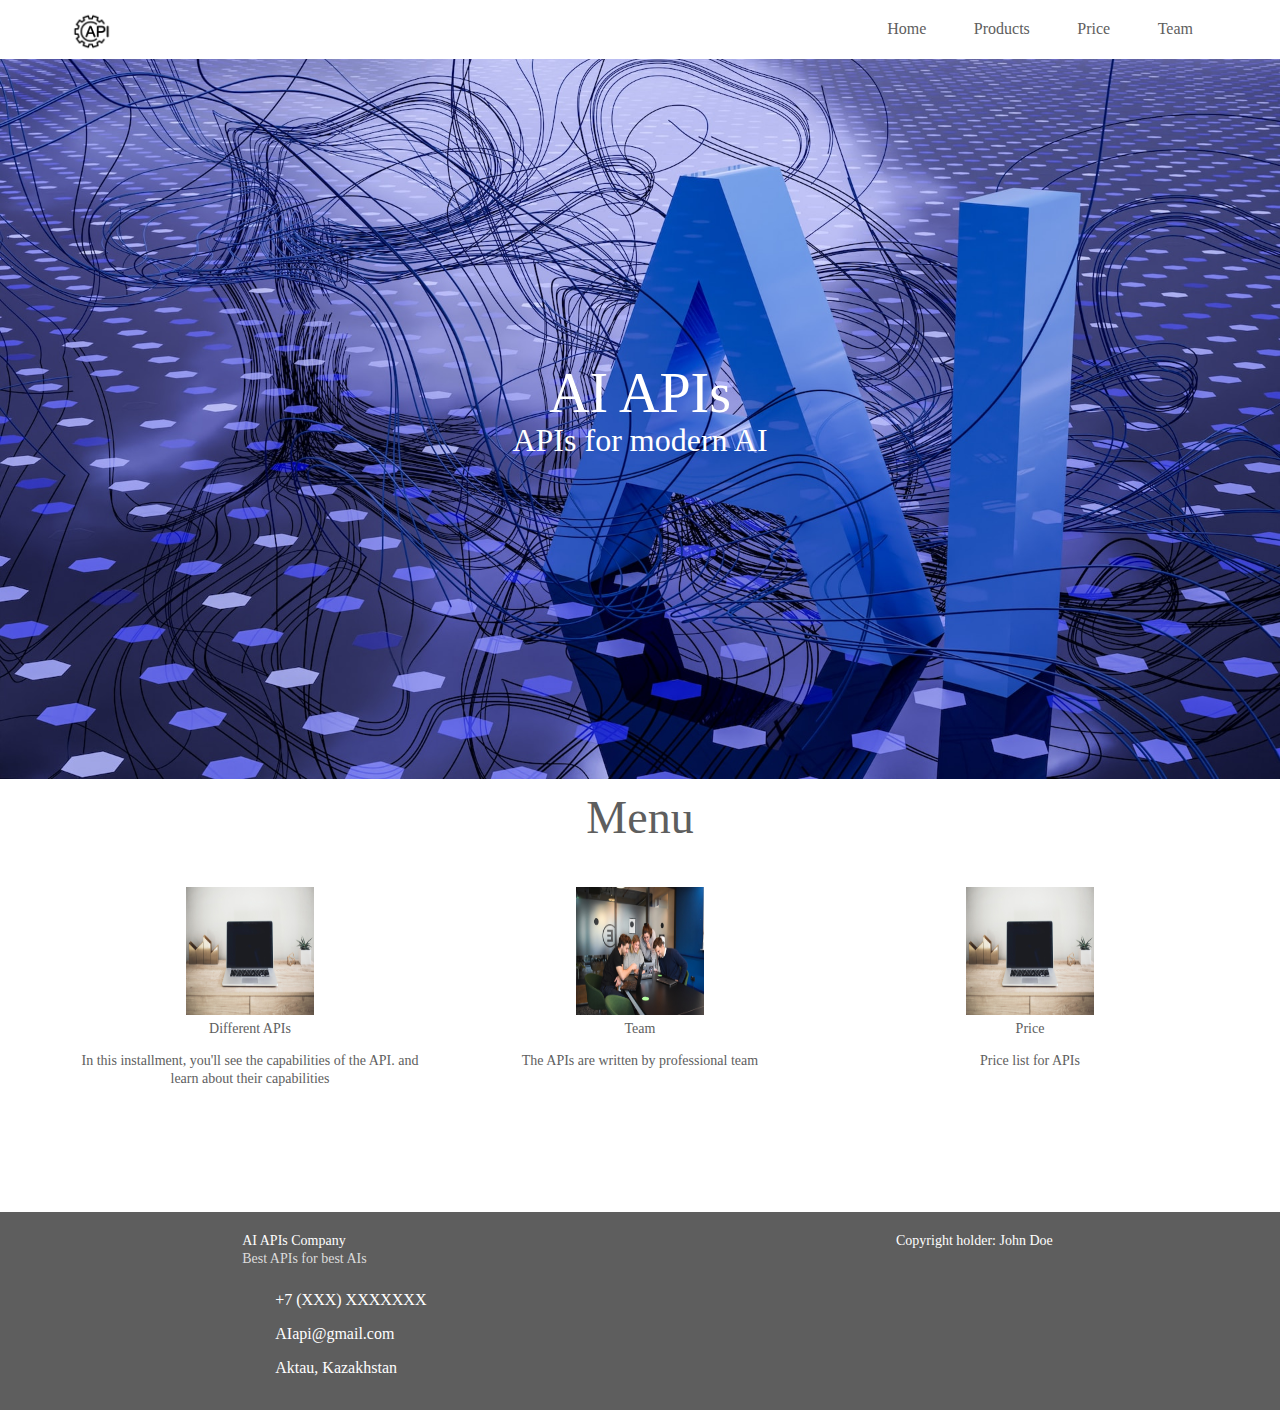
<file: index.html>
<!DOCTYPE html>
<html lang="en">
<head>
    <meta charset="UTF-8">
    <meta name="viewport" content="width=device-width, initial-scale=1.0">
    <title>Home</title>
    <link rel="stylesheet" href="css/homePage.css">
    <link rel="stylesheet" href="css/normalize.css">
    <link rel="stylesheet" href="css/media.css">
</head>
<body>
    <header class="header">
        <div class="header__content">
            <div class="container">
                <div class="header__container-inner">
                    <div class="header__logo">
                        <a href="index.html">
                            <img src="img/api_logo.png" alt="" class="header__logo-element">
                        </a>
                    </div>
                    <nav class="menu">
                        <button id="header__btn-menu">
                            <img src="img/menu.svg" alt="">
                        </button>
                        <ul class="dropdown-content" id="myDropdown">
                            <li><a href="index.html">Home</a></li>
                            <li><a href="product.html">Products</a></li>
                            <li><a href="price.html">Price</a></li>
                            <li><a href="team.html">Team</a></li>
                        </ul>
                    </nav>
                </div>
            </div>
        </div>
    </header>
    <div class="header1">
        <div class="header1__text">
            <div class="header1__title">
                AI APIs
            </div>
            <div class="header1__description">
                APIs for modern AI
            </div>
        </div>
    </div>
    <div class="service">
        <div class="service__title">
            Menu
        </div>
        <div class="container">
            <div class="service__itemContainer">
                <!-- 1 -->
                <div class="service__item">
                    <img src="img/macbook.jpg" alt="">
                    <div class="service__item-title">
                        Different APIs
                    </div>
                    <div class="service__item-text">
                        <p>In this installment, you'll see the capabilities of the API.
                            and learn about their capabilities</p>
                    </div>
                </div>
                <!-- 2 -->
                <div class="service__item">
                    <img src="img/team.jpg" alt="">
                    <div class="service__item-title">
                        Team
                    </div>
                    <div class="service__item-text">
                        <p>The APIs are written by professional team</p>
                    </div>
                </div>
                <!-- 3 -->
                <div class="service__item">
                    <img src="img/macbook.jpg" alt="">
                    <div class="service__item-title">
                        Price
                    </div>
                    <div class="service__item-text">
                        <p>Price list for APIs</p>
                    </div>
                </div>
            </div>
        </div>
    </div>
 
    <footer>
        <div class="footer__content">
            <div class="container">
                <div class="footer__info">
                    <div class="footer__title">
                        AI APIs Company
                    </div>
                    <div class="footer__text">
                        Best APIs for best AIs
                    </div>

                        <ul class="footer__info-list">
                            <li><a href="#">+7 (XXX) XXXXXXX</a></li>
                            <li><a href="#">AIapi@gmail.com</a></li>
                            <li><a href="#">Aktau, Kazakhstan</a></li>
                        </ul>

                </div>
                
            </div>
            
        </div>
        <div class="footer__copyright">
                Copyright holder: John Doe
            </div>
    </footer>
    <script src="script.js"></script>
</body>
</html>
</file>
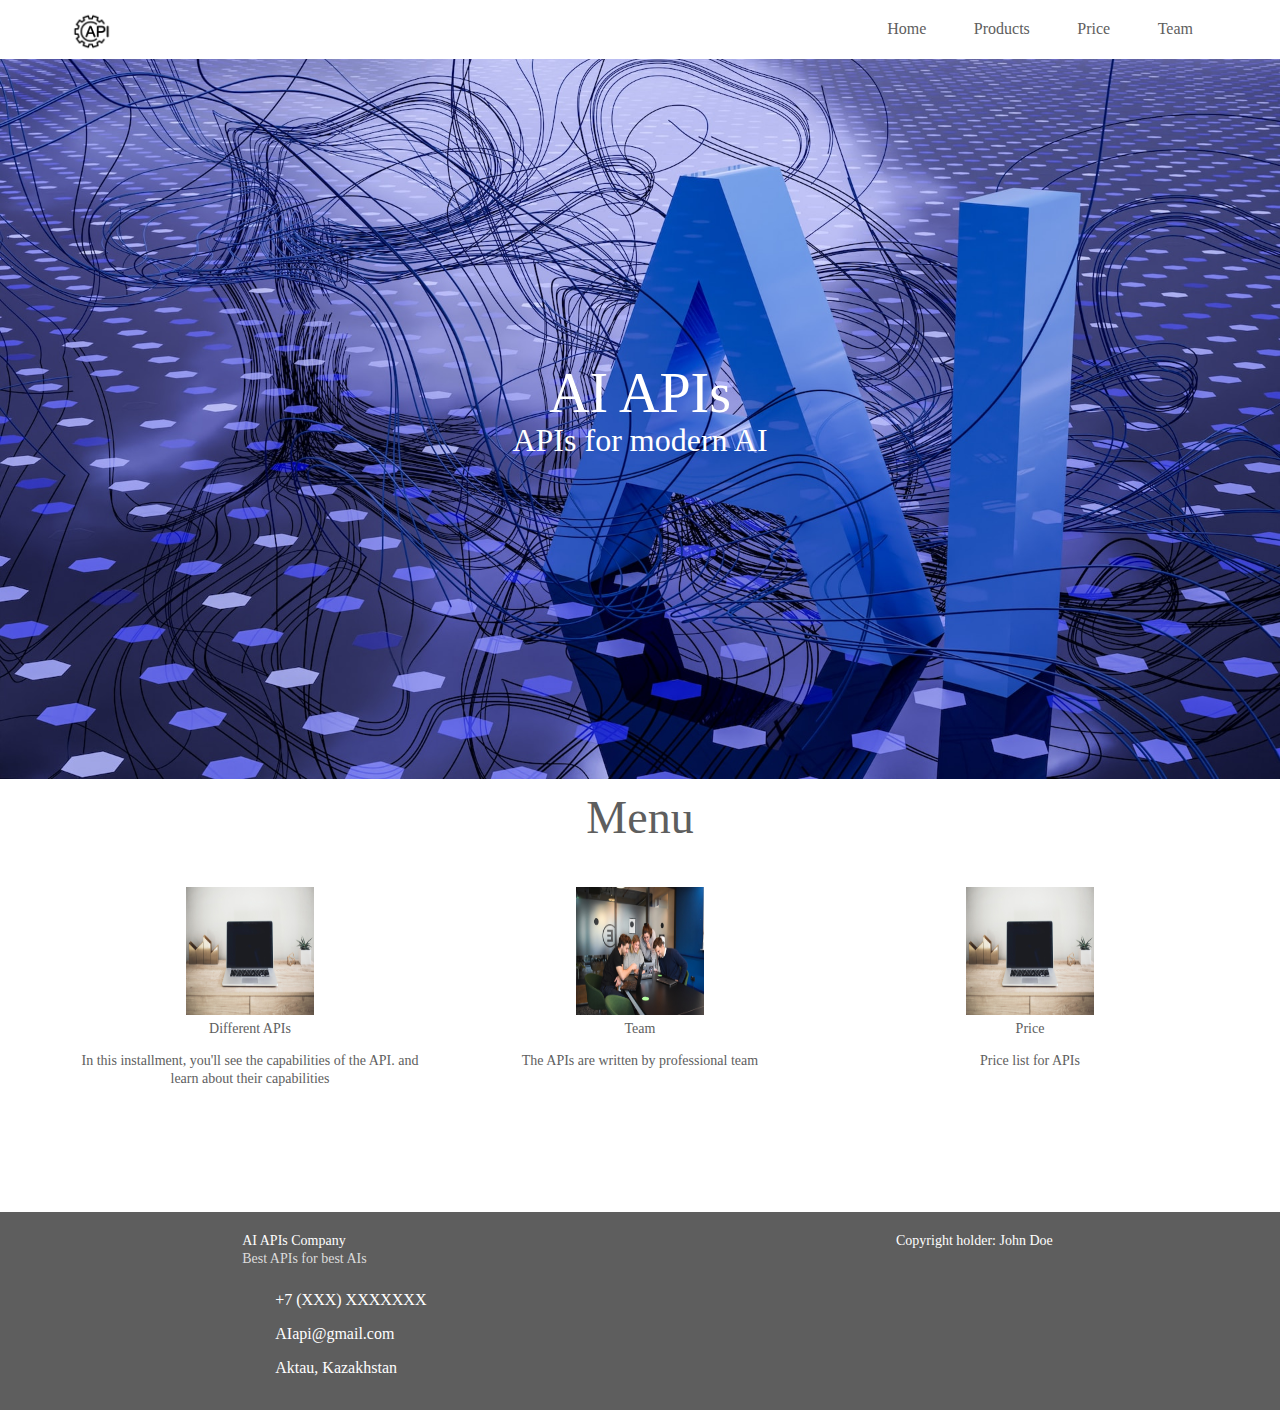
<file: homePage.html>
<!DOCTYPE html>
<html lang="en">
<head>
    <meta charset="UTF-8">
    <meta name="viewport" content="width=device-width, initial-scale=1.0">
    <title>Home</title>
    <link rel="stylesheet" href="css/homePage.css">
    <link rel="stylesheet" href="css/normalize.css">
    <link rel="stylesheet" href="css/media.css">
</head>
<body>
    <header class="header">
        <div class="header__content">
            <div class="container">
                <div class="header__container-inner">
                    <div class="header__logo">
                        <a href="homePage.html">
                            <img src="img/api_logo.png" alt="" class="header__logo-element">
                        </a>
                    </div>
                    <nav class="menu">
                        <button id="header__btn-menu">
                            <img src="img/menu.svg" alt="">
                        </button>
                        <ul class="dropdown-content" id="myDropdown">
                            <li><a href="homePage.html">Home</a></li>
                            <li><a href="product.html">Products</a></li>
                            <li><a href="price.html">Price</a></li>
                            <li><a href="team.html">Team</a></li>
                        </ul>
                    </nav>
                </div>
            </div>
        </div>
    </header>
    <div class="header1">
        <div class="header1__text">
            <div class="header1__title">
                AI APIs
            </div>
            <div class="header1__description">
                APIs for modern AI
            </div>
        </div>
    </div>
    <div class="service">
        <div class="service__title">
            Menu
        </div>
        <div class="container">
            <div class="service__itemContainer">
                <!-- 1 -->
                <div class="service__item">
                    <img src="img/macbook.jpg" alt="">
                    <div class="service__item-title">
                        Different APIs
                    </div>
                    <div class="service__item-text">
                        <p>In this installment, you'll see the capabilities of the API.
                            and learn about their capabilities</p>
                    </div>
                </div>
                <!-- 2 -->
                <div class="service__item">
                    <img src="img/team.jpg" alt="">
                    <div class="service__item-title">
                        Team
                    </div>
                    <div class="service__item-text">
                        <p>The APIs are written by professional team</p>
                    </div>
                </div>
                <!-- 3 -->
                <div class="service__item">
                    <img src="img/macbook.jpg" alt="">
                    <div class="service__item-title">
                        Price
                    </div>
                    <div class="service__item-text">
                        <p>Price list for APIs</p>
                    </div>
                </div>
            </div>
        </div>
    </div>
 
    <footer>
        <div class="footer__content">
            <div class="container">
                <div class="footer__info">
                    <div class="footer__title">
                        AI APIs Company
                    </div>
                    <div class="footer__text">
                        Best APIs for best AIs
                    </div>

                        <ul class="footer__info-list">
                            <li><a href="#">+7 (XXX) XXXXXXX</a></li>
                            <li><a href="#">AIapi@gmail.com</a></li>
                            <li><a href="#">Aktau, Kazakhstan</a></li>
                        </ul>

                </div>
                
            </div>
            
        </div>
        <div class="footer__copyright">
                Copyright holder: John Doe
            </div>
    </footer>
    <script src="script.js"></script>
</body>
</html>
</file>
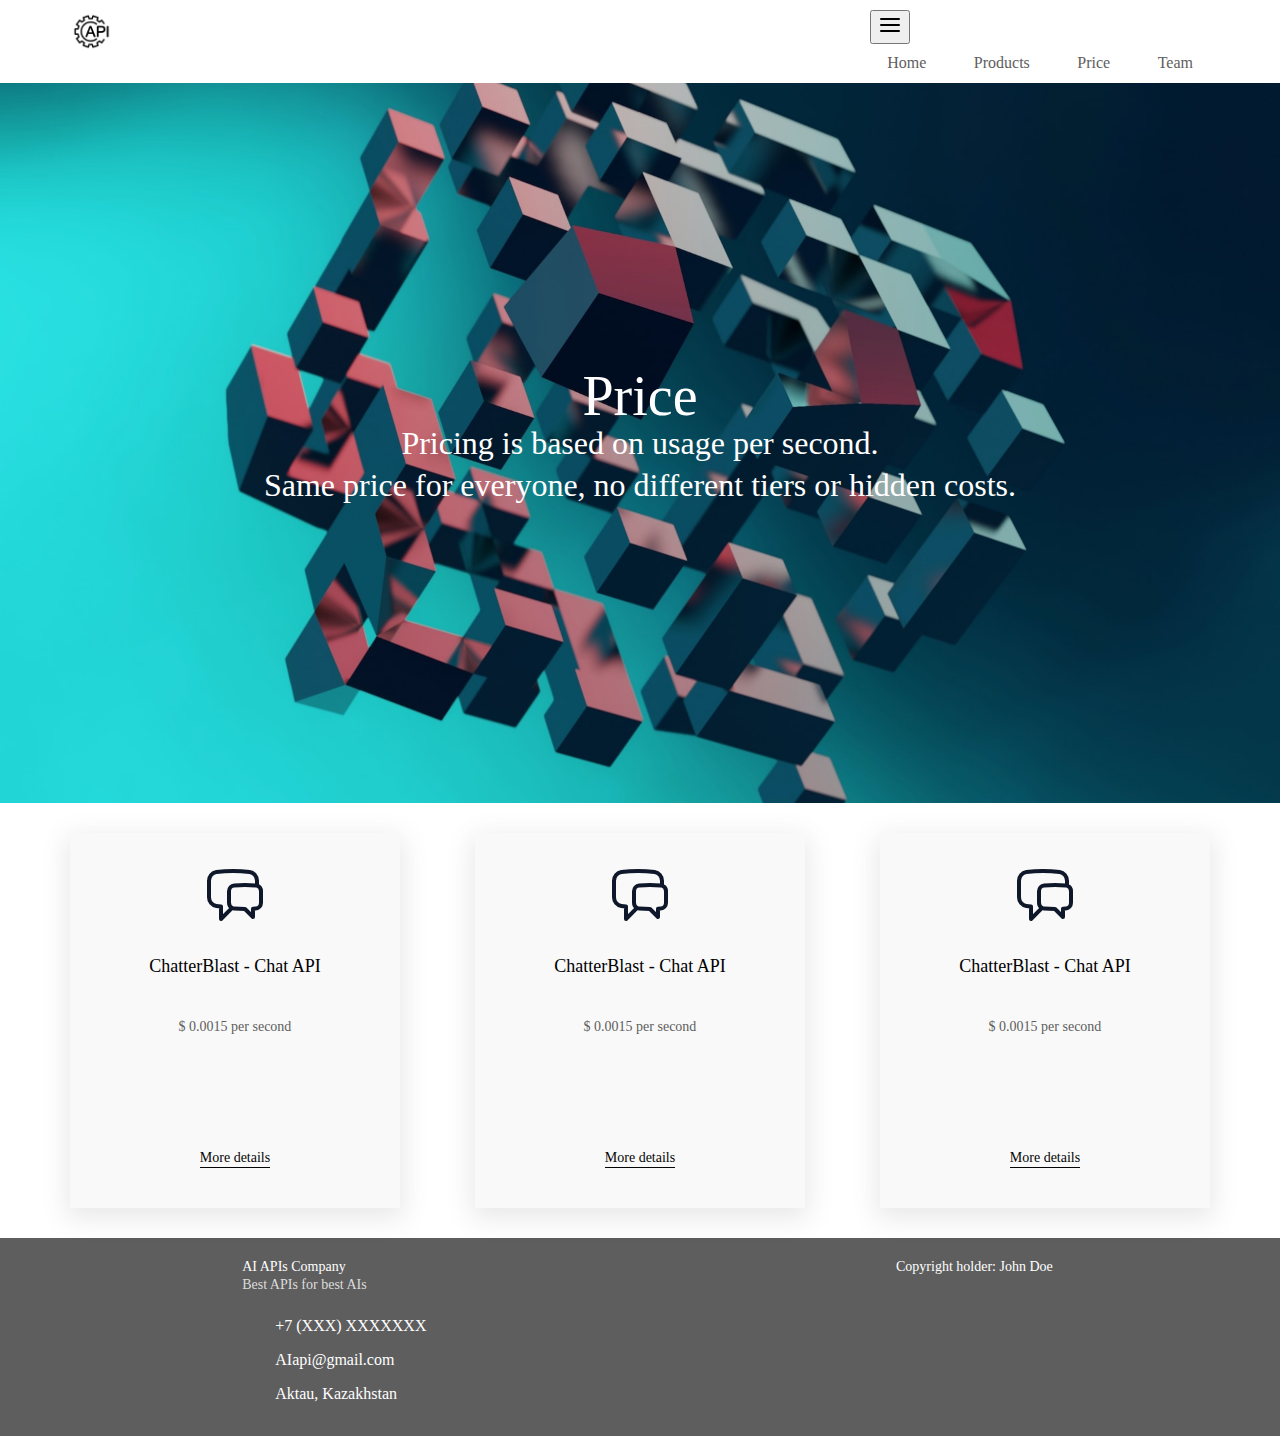
<file: price.html>
<!DOCTYPE html>
<html lang="en">
<head>
    <meta charset="UTF-8">
    <meta name="viewport" content="width=device-width, initial-scale=1.0">
    <title>Price</title>
    <link rel="stylesheet" href="css/price.css">
    <link rel="stylesheet" href="css/normalize.css">
    <link rel="stylesheet" href="css/media.css">

</head>
<body>
    <header class="header">
        <div class="header__content">
            <div class="container">
                <div class="header__container-inner">
                    <div class="header__logo">
                        <a href="homePage.html">
                            <img src="img/api_logo.png" alt="" class="header__logo-element">
                        </a>
                    </div>
                    <nav class="menu">
                        <button id="header__btn-menu">
                            <img src="img/menu.svg" alt="">
                        </button>
                        <ul class="dropdown-content" id="myDropdown">
                            <li><a href="homePage.html">Home</a></li>
                            <li><a href="product.html">Products</a></li>
                            <li><a href="price.html">Price</a></li>
                            <li><a href="team.html">Team</a></li>
                        </ul>
                    </nav>
                </div>
            </div>
        </div>
    </header>
    <div class="header1">
        <div class="header1__text">
            <div class="header1__title">
                    Price            
            </div>
            <div class="header1__description">
                Pricing is based on usage per second. <br>
                Same price for everyone, no different tiers or hidden costs.            </div>
        </div>
    </div>
    <div class="service">
        <div class="container">
            <div class="service__itemContainer">
                <!-- chat bot -->
                <div class="service__item">
                    <img src="img/chat.svg" alt="">

                    <div class="service__item-title">
                        ChatterBlast - Chat API
                    </div> <br>
                    <div class="service__item-text">
                        $ 0.0015 per second
                    </div>
                    <div class="service__item-btn">
                        <a href="#" class="service__item-link">
                            More details
                        </a>
                    </div>
                </div>

                <!-- image generater -->
                <div class="service__item">
                    <img src="img/chat.svg" alt="">

                    <div class="service__item-title">
                        ChatterBlast - Chat API
                    </div> <br>
                    <div class="service__item-text">
                        $ 0.0015 per second
                    </div>
                    <div class="service__item-btn">
                        <a href="#" class="service__item-link">
                            More details
                        </a>
                    </div>
                </div>

                <!-- image recognition -->
                <div class="service__item">
                    <img src="img/chat.svg" alt="">

                    <div class="service__item-title">
                        ChatterBlast - Chat API
                    </div> <br>
                    <div class="service__item-text">
                        $ 0.0015 per second
                    </div>
                    <div class="service__item-btn">
                        <a href="#" class="service__item-link">
                            More details
                        </a>
                    </div>
                </div>
            </div>
        </div>
    </div>

    <footer>
        <div class="footer__content">
            <div class="container">
                <div class="footer__info">
                    <div class="footer__title">
                        AI APIs Company
                    </div>
                    <div class="footer__text">
                        Best APIs for best AIs
                    </div>

                        <ul class="footer__info-list">
                            <li><a href="#">+7 (XXX) XXXXXXX</a></li>
                            <li><a href="#">AIapi@gmail.com</a></li>
                            <li><a href="#">Aktau, Kazakhstan</a></li>
                        </ul>

                </div>
                
            </div>
            
        </div>
        <div class="footer__copyright">
                Copyright holder: John Doe
            </div>
    </footer>
    <script src="script.js"></script>
</body>
</html>
</file>
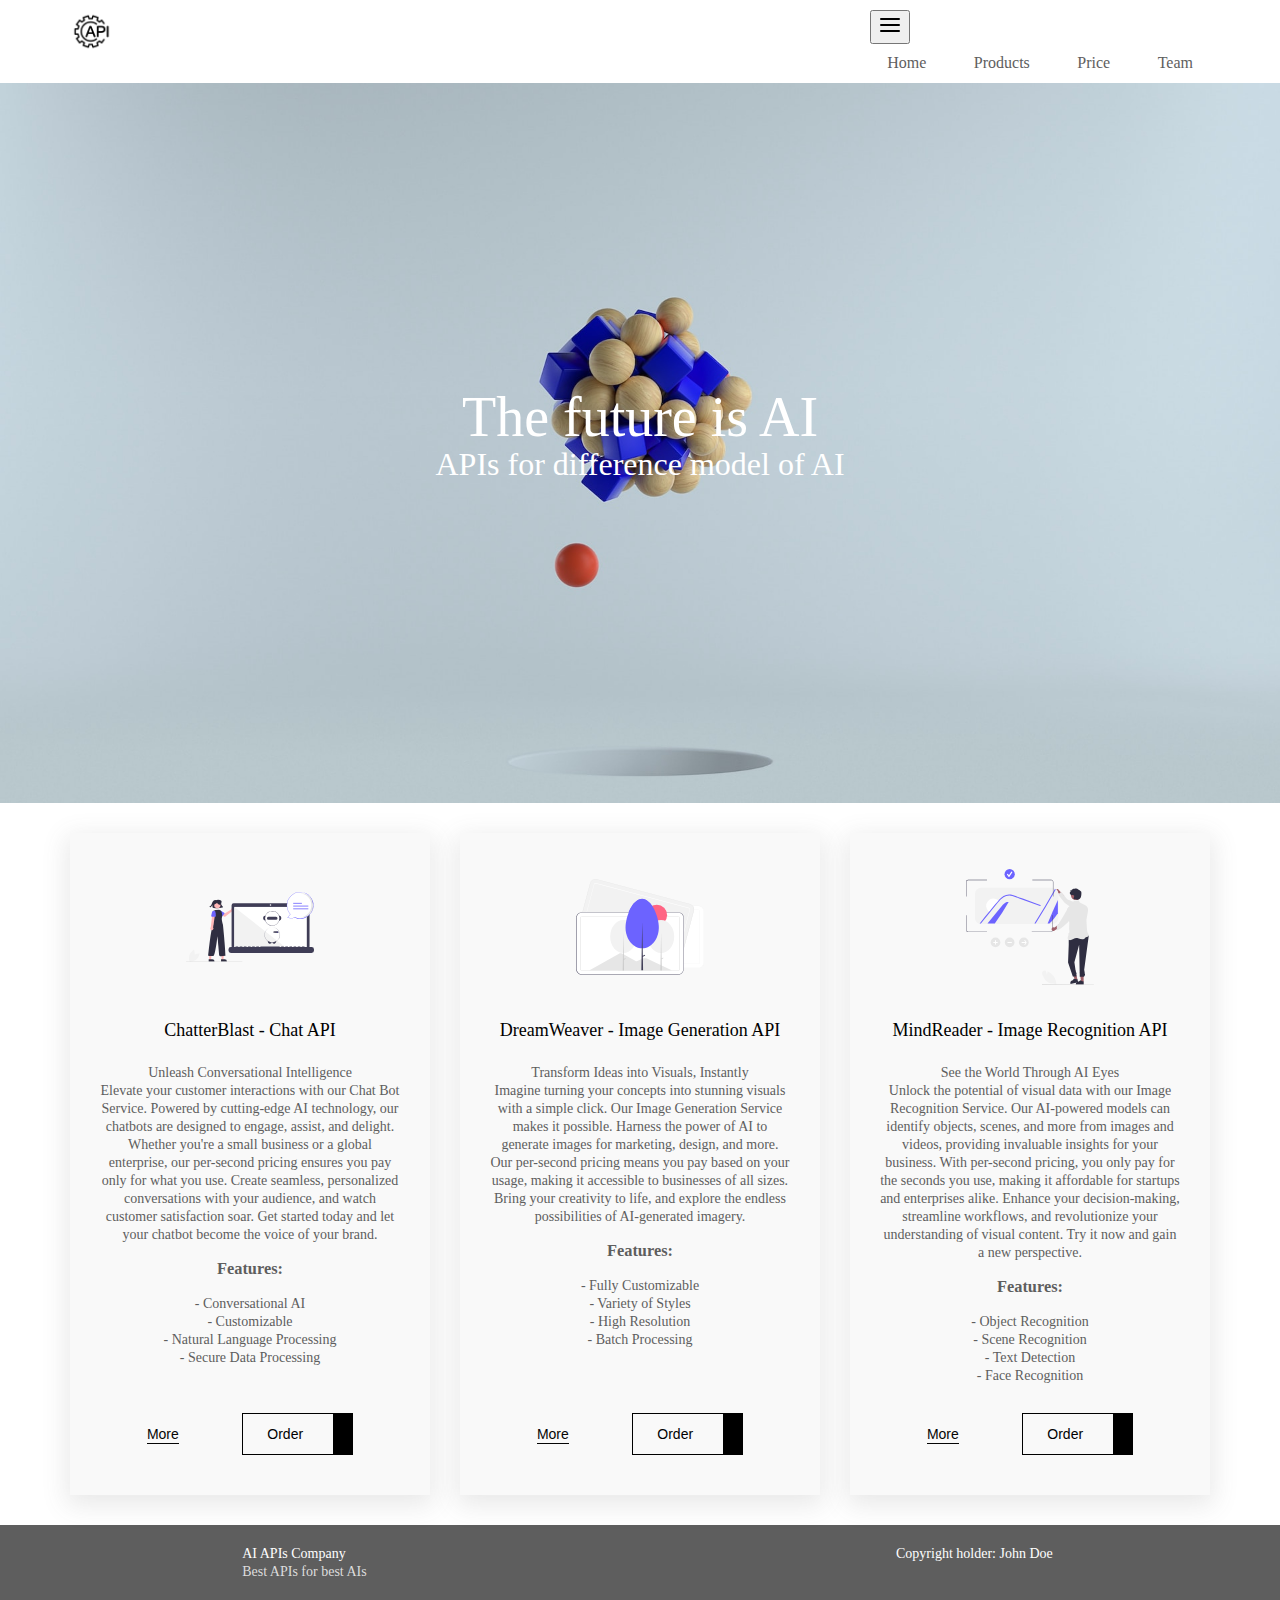
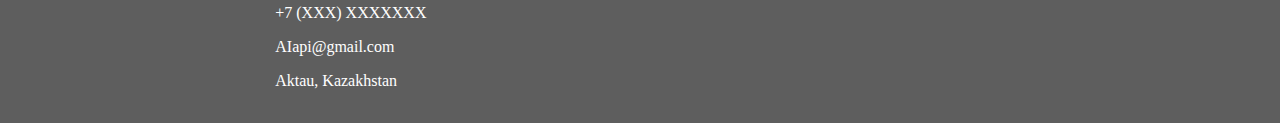
<file: product.html>
<!DOCTYPE html>
<html lang="en">
<head>
    <meta charset="UTF-8">
    <meta name="viewport" content="width=device-width, initial-scale=1.0">
    <title>Products</title>
    <link rel="stylesheet" href="css/normalize.css">
    <link rel="stylesheet" href="css/product.css">
    <link rel="stylesheet" href="css/media.css">

</head>
<body>
    <header class="header">
        <div class="header__content">
            <div class="container">
                <div class="header__container-inner">
                    <div class="header__logo">
                        <a href="homePage.html">
                            <img src="img/api_logo.png" alt="" class="header__logo-element">
                        </a>
                    </div>
                    <nav class="menu">
                        <button id="header__btn-menu">
                            <img src="img/menu.svg" alt="">
                        </button>
                        <ul class="dropdown-content" id="myDropdown">
                            <li><a href="homePage.html">Home</a></li>
                            <li><a href="product.html">Products</a></li>
                            <li><a href="price.html">Price</a></li>
                            <li><a href="team.html">Team</a></li>
                        </ul>
                    </nav>
                </div>
            </div>
        </div>
    </header>
    <div class="header1">
        <div class="header1__text">
            <div class="header1__title">
                The future is AI
            </div>
            <div class="header1__description">
                APIs for difference model of AI
            </div>
        </div>
    </div>
    <div class="service">
        <div class="container">
            <div class="service__itemContainer">
                <!-- chat bot -->
                <div class="service__item">
                    <img src="img/undraw_chat_bot_re_e2gj.svg" alt="">
                    <div class="service__item-title">
                        ChatterBlast - Chat API
                    </div>
                    <div class="service__item-text">
                        Unleash Conversational Intelligence <br>
                        Elevate your customer interactions with our Chat Bot Service.
                        Powered by cutting-edge AI technology, our chatbots are designed to engage, assist, and delight.
                        Whether you're a small business or a global enterprise, our per-second pricing ensures you pay only for what you use.
                        Create seamless, personalized conversations with your audience, and watch customer satisfaction soar.
                        Get started today and let your chatbot become the voice of your brand.
                        <ul><h3>Features:</h3>
                            <li>- Conversational AI</li>
                            <li>- Customizable</li>
                            <li>- Natural Language Processing</li>
                            <li>- Secure Data Processing</li>
                        </ul>

                    </div>
                    <div class="service__item-btn">
                        <a href="#" class="service__item-link">More</a>
                        <a href="#" class="default-btn">Order</a>
                    </div>
                </div>
                <!-- image generater -->
                <div class="service__item">
                    <img src="img/undraw_images_re_0kll.svg" alt="">
                    <div class="service__item-title">
                        DreamWeaver - Image Generation API
                    </div>
                    <div class="service__item-text">
                        Transform Ideas into Visuals, Instantly <br>
            Imagine turning your concepts into stunning visuals with a simple click.
            Our Image Generation Service makes it possible.
            Harness the power of AI to generate images for marketing, design, and more.
            Our per-second pricing means you pay based on your usage, making it accessible to businesses of all sizes.
            Bring your creativity to life, and explore the endless possibilities of AI-generated imagery.
                        <ul><h3>Features:</h3>
                            <li>- Fully Customizable</li>
                            <li>- Variety of Styles</li>
                            <li>- High Resolution</li>
                            <li>- Batch Processing</li>
                        </ul>

                    </div>
                    <div class="service__item-btn">
                        <a href="#" class="service__item-link">More</a>
                        <a href="#" class="default-btn">Order</a>
                    </div>
                </div>
                <!-- image Recognition -->
                <div class="service__item">
                    <img src="img/undraw_image_viewer_re_7ejc.svg" alt="">
                    <div class="service__item-title">
                        MindReader - Image Recognition API
                    </div>
                    <div class="service__item-text">
                        See the World Through AI Eyes <br>
                        Unlock the potential of visual data with our Image Recognition Service.
                        Our AI-powered models can identify objects, scenes, and more from images and videos, providing invaluable insights for your business.
                        With per-second pricing, you only pay for the seconds you use, making it affordable for startups and enterprises alike.
                        Enhance your decision-making, streamline workflows, and revolutionize your understanding of visual content.
                        Try it now and gain a new perspective.
                        
                        
                        <ul><h3>Features:</h3>
                            <li>- Object Recognition</li>
                            <li>- Scene Recognition</li>
                            <li>- Text Detection</li>
                            <li>- Face Recognition</li>
                        </ul>

                    </div>
                    <div class="service__item-btn">
                        <a href="#" class="service__item-link">More</a>
                        <a href="#" class="default-btn">Order</a>
                    </div>
                </div>
            </div>
        </div>
    </div>
    
    <footer>
        <div class="footer__content">
            <div class="container">
                <div class="footer__info">
                    <div class="footer__title">
                        AI APIs Company
                    </div>
                    <div class="footer__text">
                        Best APIs for best AIs
                    </div>

                        <ul class="footer__info-list">
                            <li><a href="#">+7 (XXX) XXXXXXX</a></li>
                            <li><a href="#">AIapi@gmail.com</a></li>
                            <li><a href="#">Aktau, Kazakhstan</a></li>
                        </ul>

                </div>
                
            </div>
            
        </div>
        <div class="footer__copyright">
                Copyright holder: John Doe
            </div>
    </footer>
    <script src="script.js"></script>
</body>
</html>
</file>
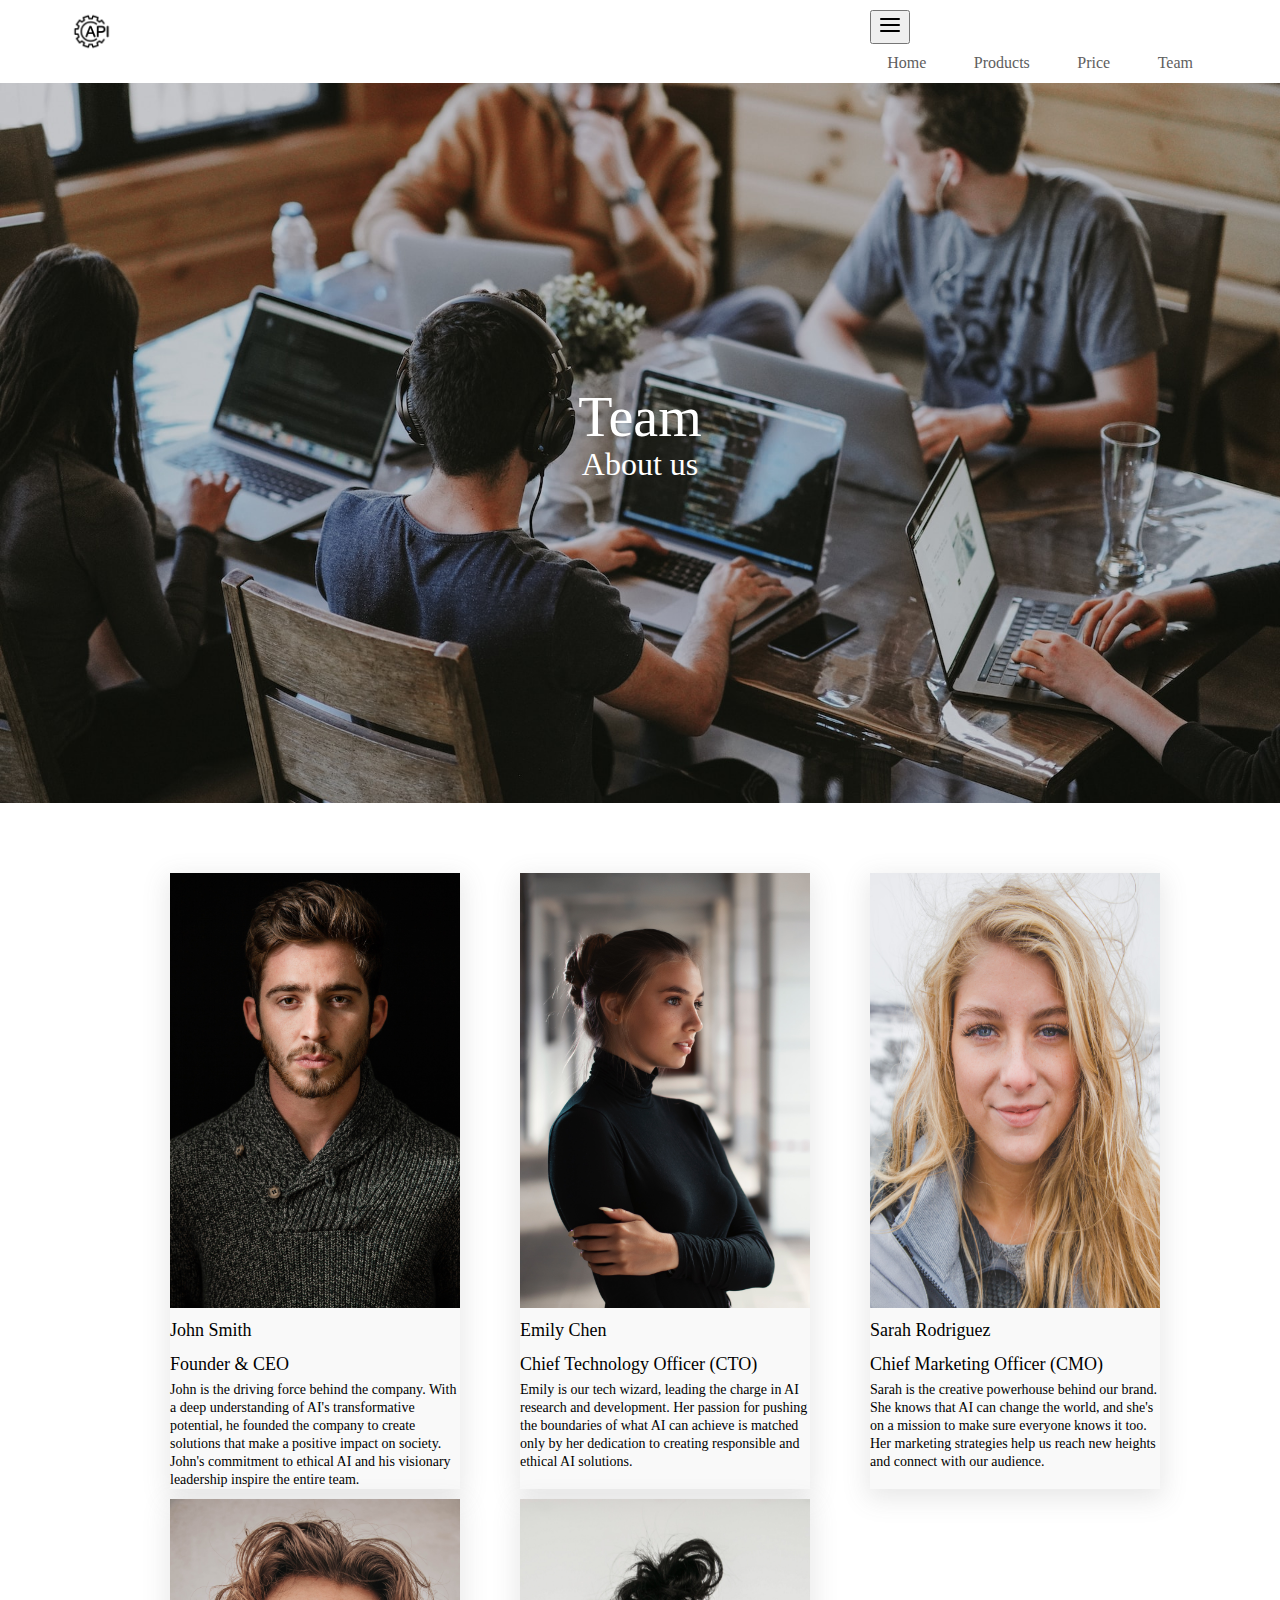
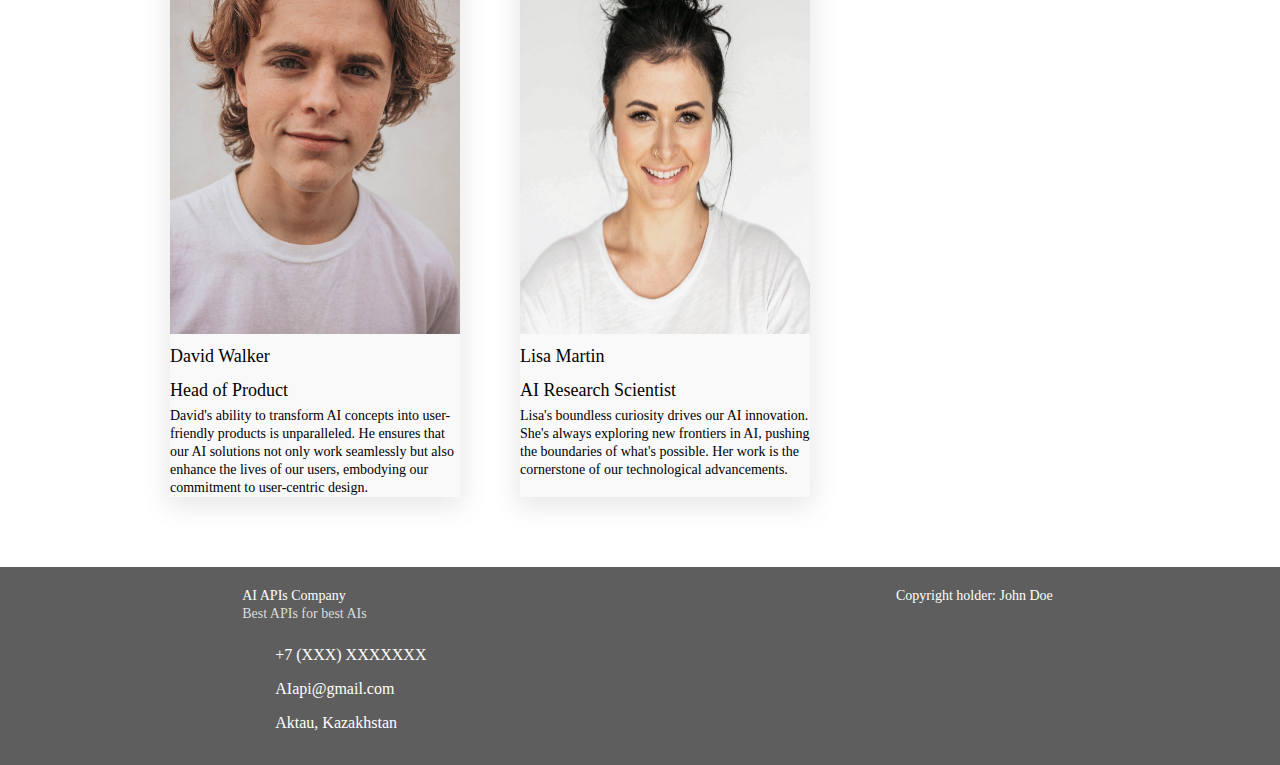
<file: team.html>
<!DOCTYPE html>
<html lang="en">
<head>
    <meta charset="UTF-8">
    <meta name="viewport" content="width=device-width, initial-scale=1.0">
    <title>Document</title>
    <link rel="stylesheet" href="css/team.css">
    <link rel="stylesheet" href="css/normalize.css">
    <link rel="stylesheet" href="css/media.css">

</head>
<body>
    <header class="header">
        <div class="header__content">
            <div class="container">
                <div class="header__container-inner">
                    <div class="header__logo">
                        <a href="homePage.html">
                            <img src="img/api_logo.png" alt="" class="header__logo-element">
                        </a>
                    </div>
                    <nav class="menu">
                        <button id="header__btn-menu">
                            <img src="img/menu.svg" alt="">
                        </button>
                        <ul class="dropdown-content" id="myDropdown">
                            <li><a href="homePage.html">Home</a></li>
                            <li><a href="product.html">Products</a></li>
                            <li><a href="price.html">Price</a></li>
                            <li><a href="team.html">Team</a></li>
                        </ul>
                    </nav>
                </div>
            </div>
        </div>
    </header>
    <div class="header1">
        <div class="header1__text">
            <div class="header1__title">
                Team
            </div>
            <div class="header1__description">
                About us
            </div>
        </div>
    </div>
    <div class="service">
        <div class="container">
            <div class="service__content">
                <!-- 1 -->
                <div class="service__item">
                    <img src="img/john_smith.jpg" alt="" class="service__item-img">
                    <div class="service__item-title">John Smith</div>
                    <div class="service__item-post">Founder & CEO</div>
                    <div class="service__item-text">
                        John is the driving force behind the company. With a deep understanding of AI's transformative potential, he founded the company to create solutions that make a positive impact on society. John's commitment to ethical AI and his visionary leadership inspire the entire team.
                    </div>
                </div>
                <!-- 2 -->
                <div class="service__item">
                    <img src="img/emily.jpg" alt="" class="service__item-img">
                    <div class="service__item-title">Emily Chen</div>
                    <div class="service__item-post">Chief Technology Officer (CTO)</div>
                    <div class="service__item-text">
                        Emily is our tech wizard, leading the charge in AI research and development. Her passion for pushing the boundaries of what AI can achieve is matched only by her dedication to creating responsible and ethical AI solutions.                    
                      </div>
                </div>
                    <!-- 3 -->
                <div class="service__item">
                    <img src="img/sarah.jpg" alt="" class="service__item-img">
                    <div class="service__item-title">Sarah Rodriguez</div>
                    <div class="service__item-post">Chief Marketing Officer (CMO)</div>
                    <div class="service__item-text">
                        Sarah is the creative powerhouse behind our brand. She knows that AI can change the world, and she's on a mission to make sure everyone knows it too. Her marketing strategies help us reach new heights and connect with our audience.
                    </div>
                </div>
                <!-- 4 -->
                <div class="service__item">
                    <img src="img/david.jpg" alt="" class="service__item-img">
                    <div class="service__item-title">David Walker</div>
                    <div class="service__item-post">Head of Product</div>
                    <div class="service__item-text">
                        David's ability to transform AI concepts into user-friendly products is unparalleled. He ensures that our AI solutions not only work seamlessly but also enhance the lives of our users, embodying our commitment to user-centric design.
                    </div>
                </div>
                <!-- 5 -->
                <div class="service__item">
                    <img src="img/lisa.jpg" alt="" class="service__item-img">
                    <div class="service__item-title">Lisa Martin</div>
                    <div class="service__item-post">AI Research Scientist</div>
                    <div class="service__item-text">
                        Lisa's boundless curiosity drives our AI innovation. She's always exploring new frontiers in AI, pushing the boundaries of what's possible. Her work is the cornerstone of our technological advancements.
                    </div>
                </div>
                
            </div>
        </div>
    </div>

    <footer>
        <div class="footer__content">
            <div class="container">
                <div class="footer__info">
                    <div class="footer__title">
                        AI APIs Company
                    </div>
                    <div class="footer__text">
                        Best APIs for best AIs
                    </div>

                        <ul class="footer__info-list">
                            <li><a href="#">+7 (XXX) XXXXXXX</a></li>
                            <li><a href="#">AIapi@gmail.com</a></li>
                            <li><a href="#">Aktau, Kazakhstan</a></li>
                        </ul>

                </div>
                
            </div>
            
        </div>
        <div class="footer__copyright">
                Copyright holder: John Doe
            </div>
    </footer>
    <script src="script.js"></script>
</body>
</html>
</file>
<file: css/homePage.css>
*{
    box-sizing: border-box;
}
a{
    text-decoration: none;
    display: inline-block;
    color:#fff;
}
ul, li{
    list-style-type: none;
    margin: 0;
    padding: 0;
}
body{
    font-weight: 400;
    font-size: 14px;
    line-height: 18px;
    color: #5e5e5e;
}
.container{
  max-width: 1170px;
  margin: 0 auto;
  padding: 0 15px; 
}
.header__content{
    padding: 10px 0px 1px;
}
.header__container-inner{
    display: flex;
    justify-content: space-between;
}
.menu li{
    display: inline-block;
}
.menu a{
    color:#5e5e5e;
    font-size: 16px;
    line-height: 36px;
    border:1px solid transparent;
    padding:0 16px;
    transition: all .3s;
}
.menu a:hover{
    border-color:black;
}
.menu li + li {
    padding-left: 10px;
}
.header__logo-element{
    width: 43px;
    height: 43px;
}
.header1{
    background-image:url('../img/AI.jpg');
    width: 100%;
    background-repeat: no-repeat;
    background-position: center;
    background-size: cover;
    height: 80vh;
    color:#fff;
    display: flex;
    text-align: center;
    justify-content: center;
    position: relative;
    align-items: center;
}
.header1__text{
    display: flex;
    flex-direction: column;
    gap:10px;
}
.header1__title{
    font-size: 56px;
    line-height: 32px;
}
.header1__description{
    font-size: 32px;
    line-height: 42px;
}
/* .section{
    width:1140px;
    height: 640px;
    margin-left: auto;
    margin-right: auto;
    background-color: #fff;
}
.item__img1{
    width: 280px;
    height: 280px;
}
.item__img{
    margin-bottom: 17px;
}

.section__row__item{
    width: 280px;
}
.item__description{
    text-wrap: unrestricted;
}
.section__row{
    display: flex;
    justify-content: space-between;
}    */
.service__title{
    font-size: 46px;
    margin: 30px;
    text-align: center;
}
.service{
    margin: 30px 0;
}
.service__itemContainer{
    display: flex;
    justify-content: space-between;
}
.service__item{
    width: 360px;
    text-align: center;
    padding: 30px 0 80px;
    
}
.service__item img{
    width: 128px;
    height: 128px;
}
footer{
    background-color: #5e5e5e;
    padding: 20px  0px 30px;
    display: flex;
    justify-content: space-around;
}
.footer__title{
    color:#fff;
}
.footer__text{
    color:gainsboro;
    margin-bottom: 20px;

}
.footer__info-list li{
    margin-top: 10px;
}
.footer__info-list a{
    font-size: 16px;
    line-height: 24px;
    padding-left: 33px;
}
.footer__copyright{
    color:white;
}
#header__btn-menu{
    display: none;
    font-size: 38px;
}
</file>
<file: css/media.css>
@media(max-width:768px){
    .header1{
        height: 600px;

    }
    /* .service__item{
        display: block;
    } */
    .service__itemContainer{
        display: flex;
        flex-direction: column;
        justify-content: center;
        align-items: center;
        /* gap: 50px; */
    }
    .service__item{
        margin: 30px auto;
    }
    .service__item-text{
        font-size: 20px;  
    }
    .service__item-title{
        font-size: 20px;  
    }
    .service__content{
        /* display: flex;
    flex-direction: column;
    justify-content: center;
    align-items: center; */
    grid-template-columns: 2fr 2fr;
    padding: 0;
    }
  

}
@media(max-width:360px){
    #header__btn-menu{
        display: block;
        background-color: transparent;
        border: none;
    }
    .dropdown-content{
        display: none;
        position: absolute;
        /* display: flex; */
        flex-direction: column;
        left: 0;
        text-align: center;
        width: 100%;
        background-color: #f9f9f9;
        box-shadow: 0px 8px 16px 0px rgba(0,0,0,0.2);
        z-index: 1;
    }
    .service__item{
        margin: 30px auto;
    }
    .service__item-text{
        font-size: 10px;  
        margin-left: 10px;
    }
    .service__item-title{
        font-size: 10px;  
        margin-left: 10px;
    }
    .service__item-post{
        margin-left: 10px;
    }
    .service__item-img{
        height: 290px;
    }
    .header1__title{
        font-size: 50px;
    }
    .header1__description{
        font-size: 20px;
    }
}
@media(max-width:1170px){
    .container{
        max-width: 970px;
    }
}
</file>
<file: css/price.css>
@media(max-width:768px){
    .service__itemContainer{
        display: flex;
        flex-direction: column;
        justify-content: center;
        align-items: center;
        /* gap: 50px; */
    }
}
*{
    box-sizing: border-box;
}
a{
    text-decoration: none;
    display: inline-block;
    color:#fff;
}
ul, li{
    list-style-type: none;
    margin: 0;
    padding: 0;
}
body{
    font-weight: 400;
    font-size: 14px;
    line-height: 18px;
    color: #5e5e5e;
}
.container{
  max-width: 1170px;
  margin: 0 auto;
  padding: 0 15px; 
}
.header__content{
    padding: 10px 0px 1px;
}
.header__container-inner{
    display: flex;
    justify-content: space-between;
}
.menu li{
    display: inline-block;
}
.menu a{
    color:#5e5e5e;
    font-size: 16px;
    line-height: 36px;
    border:1px solid transparent;
    padding:0 16px;
    transition: all .3s;
}
.menu a:hover{
    border-color:black;
}
.menu li + li {
    padding-left: 10px;
}
.header__logo-element{
    width: 43px;
    height: 43px;
}

.header1{
    background-image:url('../img/steve-johnson-YJGq5H9ofy0-unsplash.jpg');
    background-repeat: no-repeat;
    background-position: center;
    background-size: cover;
    height: 80vh;
    color:#fff;
    display: flex;
    text-align: center;
    justify-content: center;
    position: relative;
    align-items: center;
}
.header1__text{
    display: flex;
    flex-direction: column;
    gap:10px;
}
.header1__title{
    font-size: 56px;
    line-height: 32px;
}
.header1__description{
    font-size: 32px;
    line-height: 42px;
}
.service{
    margin:30px 0;
}

.service__item{
    width: 330px;
    text-align: center;
    padding: 30px 0 80px;
    position: relative;
    min-height: 375px;
    background-color: #f9f9f9;
    box-shadow: 0px 7px 24.3px 2.7px rgba(91, 89, 89, 0.14);
}
.service__item img{
    width: 64px;
    height: 64px;
}
.service__item-title{
    color:#000;
    font-size: 18px;
    line-height: 24px;
    font-weight: 500;
    padding: 22px 0;
}
.service__item-btn{
    position: absolute;
    bottom: 40px;
    left: 0;
    right: 0;
}
.service__item-link{
    color:#050505;
    border-bottom: 1px solid #050505;
    margin-right: 0;
}

.service__itemContainer{
    display: flex;
    justify-content: space-between;
}

footer{
    background-color: #5e5e5e;
    padding: 20px  0px 30px;
    display: flex;
    justify-content: space-around;
}
.footer__title{
    color:#fff;
}
.footer__text{
    color:gainsboro;
    margin-bottom: 20px;

}
.footer__info-list li{
    margin-top: 10px;
}
.footer__info-list a{
    font-size: 16px;
    line-height: 24px;
    padding-left: 33px;
}
.footer__copyright{
    color:white;
}
</file>
<file: css/product.css>
*{
    box-sizing: border-box;
}
a{
    text-decoration: none;
    display: inline-block;
    color:#fff;
}
ul, li{
    list-style-type: none;
    margin: 0;
    padding: 0;
}
body{
    font-weight: 400;
    font-size: 14px;
    line-height: 18px;
    color: #5e5e5e;
}
.container{
  max-width: 1170px;
  margin: 0 auto;
  padding: 0 15px; 
}
.header__content{
    padding: 10px 0px 1px;
}
.header__container-inner{
    display: flex;
    justify-content: space-between;
}
.menu li{
    display: inline-block;
}
.menu a{
    color:#5e5e5e;
    font-size: 16px;
    line-height: 36px;
    border:1px solid transparent;
    padding:0 16px;
    transition: all .3s;
}
.menu a:hover{
    border-color:black;
}
.menu li + li {
    padding-left: 10px;
}
.header__logo-element{
    width: 43px;
    height: 43px;
}
.header1{
    background-image:url('../img/playground-gPASJNVOuM0-unsplash.jpg');
    background-repeat: no-repeat;
    background-position: center;
    background-size: cover;
    height: 80vh;
    color:#fff;
    display: flex;
    text-align: center;
    justify-content: center;
    position: relative;
    align-items: center;
}
.header1__text{
    display: flex;
    flex-direction: column;
    gap:10px;
}
.header1__title{
    font-size: 56px;
    line-height: 32px;
}
.header1__description{
    font-size: 32px;
    line-height: 42px;
}
.service{
    margin: 30px 0;
}
.service__itemContainer{
    display: flex;
    justify-content: space-between;
}
.service__item{
    max-width: 360px;
    text-align: center;
    padding:30px 0 80px;
    position: relative;
    min-height: 375px;
    background-color: #f9f9f9;
    box-shadow: 0px 7px 24.3px 2.7px rgba(91, 89, 89, 0.14);
}
.service__item img{
    width:128px;
    height: 128px;
}
.service__item-title{
    color:#000;
    font-size: 18px;
    line-height: 24px;
    font-weight: 500;
    padding: 22px 0;
}
.service__item-text{
    padding: 0 30px 30px;  
}
.service__item-btn{
    position: absolute;
    bottom: 40px;
    left:0;
    right:0;
    color: #000;
}
.service__item-btn{
    color:#Fff;
}
.service__item-link{
    color: #050505;
  font-family: 'Roboto', sans-serif;
  border-bottom: 1px solid #050505;
  margin-right: 60px;
}
.default-btn{
    display: inline-block;
    font-size: 14px;
    line-height: 24px;
    color: #000;
    font-weight: 500;
    font-family: 'Roboto', sans-serif;
    padding: 8px 30px 8px 24px;
    border: 1px solid black;
    border-right-width: 20px;
    position: relative;
    z-index: 2;
    outline: none;
  }
  
  footer{
    background-color: #5e5e5e;
    padding: 20px  0px 30px;
    display: flex;
    justify-content: space-around;
}
.footer__title{
    color:#fff;
}
.footer__text{
    color:gainsboro;
    margin-bottom: 20px;

}
.footer__info-list li{
    margin-top: 10px;
}
.footer__info-list a{
    font-size: 16px;
    line-height: 24px;
    padding-left: 33px;
}
.footer__copyright{
    color:white;
}
</file>
<file: css/team.css>
*{
    box-sizing: border-box;
}
a{
    text-decoration: none;
    display: inline-block;
    color:#fff;
}
ul, li{
    list-style-type: none;
    margin: 0;
    padding: 0;
}
body{
    font-weight: 400;
    font-size: 14px;
    line-height: 18px;
    color: #5e5e5e;
}
.container{
  max-width: 1170px;
  margin: 0 auto;
  padding: 0 15px; 
}
.header__content{
    padding: 10px 0px 1px;
}
.header__container-inner{
    display: flex;
    justify-content: space-between;
}
.menu li{
    display: inline-block;
}
.menu a{
    color:#5e5e5e;
    font-size: 16px;
    line-height: 36px;
    border:1px solid transparent;
    padding:0 16px;
    transition: all .3s;
}
.menu a:hover{
    border-color:black;
}
.menu li + li {
    padding-left: 10px;
}
.header__logo-element{
    width: 43px;
    height: 43px;
}
.header1{
    background-image:url('../img/team2.jpg');
    background-repeat: no-repeat;
    background-position: center;
    background-size: cover;
    height: 80vh;
    color:#fff;
    display: flex;
    text-align: center;
    justify-content: center;
    position: relative;
    align-items: center;
}
.header1__text{
    display: flex;
    flex-direction: column;
    gap:10px;
}
.header1__title{
    font-size: 56px;
    line-height: 32px;
}
.header1__description{
    font-size: 32px;
    line-height: 42px;
}
.service__content{
    margin: 70px 0;
    padding-left: 100px;
    display: grid;
    grid-template-columns: 2fr 2fr 2fr;
    justify-content: space-around;
    gap:10px;
}

.service__item-img{
    width: 100%;
    height: 435px;
}
.service__item{
    max-width: 290px;
    color:#000;
    background-color:#f9f9f9;
    box-shadow: 0px 7px 24.3px 2.7px rgba(91, 89, 89, 0.14);
    text-align: left;

}
.service__item-title{
    color:#000;
    font-size: 18px;
    line-height: 24px;
    font-weight: 500;
    padding: 5px 0;
}
.service__item-post{
    font-size: 18px;
    line-height: 24px;
    font-weight: 500;
    padding: 5px 0;
}

footer{
    background-color: #5e5e5e;
    padding: 20px  0px 30px;
    display: flex;
    justify-content: space-around;
}
.footer__title{
    color:#fff;
}
.footer__text{
    color:gainsboro;
    margin-bottom: 20px;

}
.footer__info-list li{
    margin-top: 10px;
}
.footer__info-list a{
    font-size: 16px;
    line-height: 24px;
    padding-left: 33px;
}
.footer__copyright{
    color:white;
}
</file>
